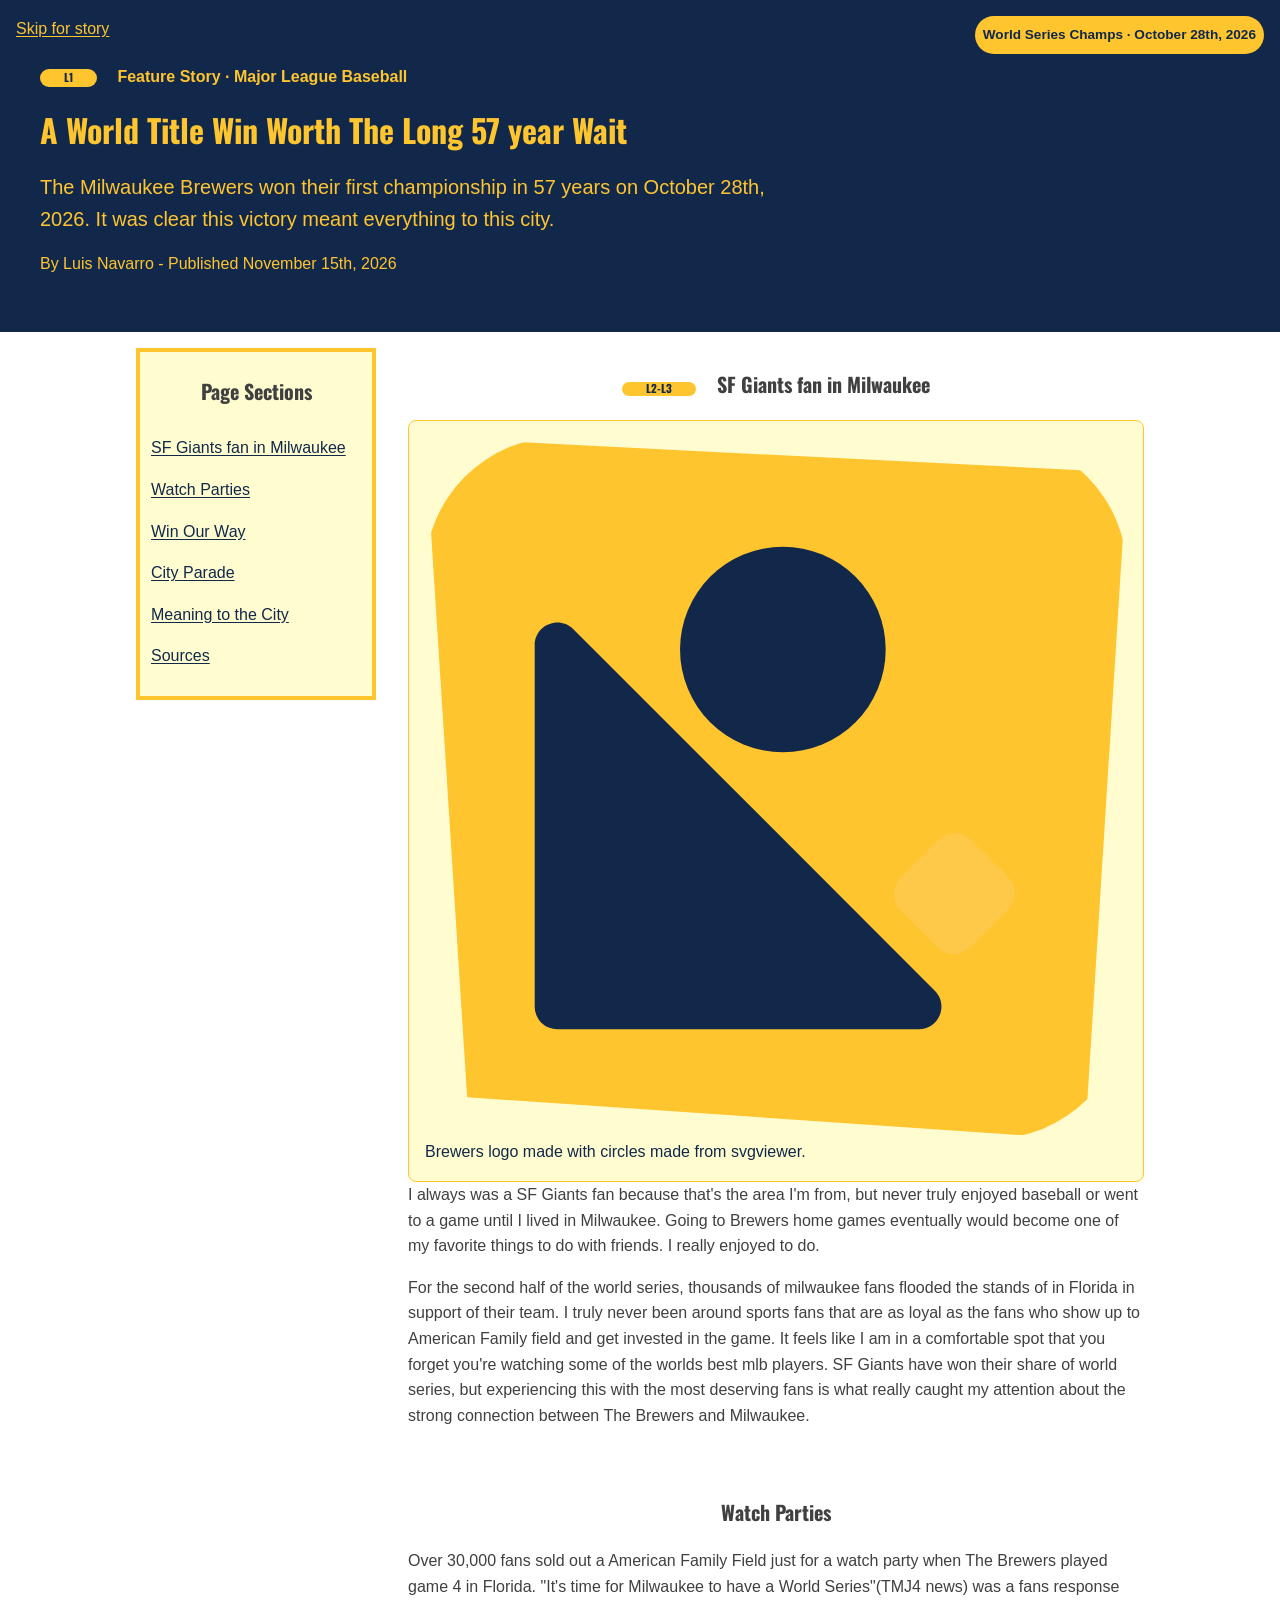
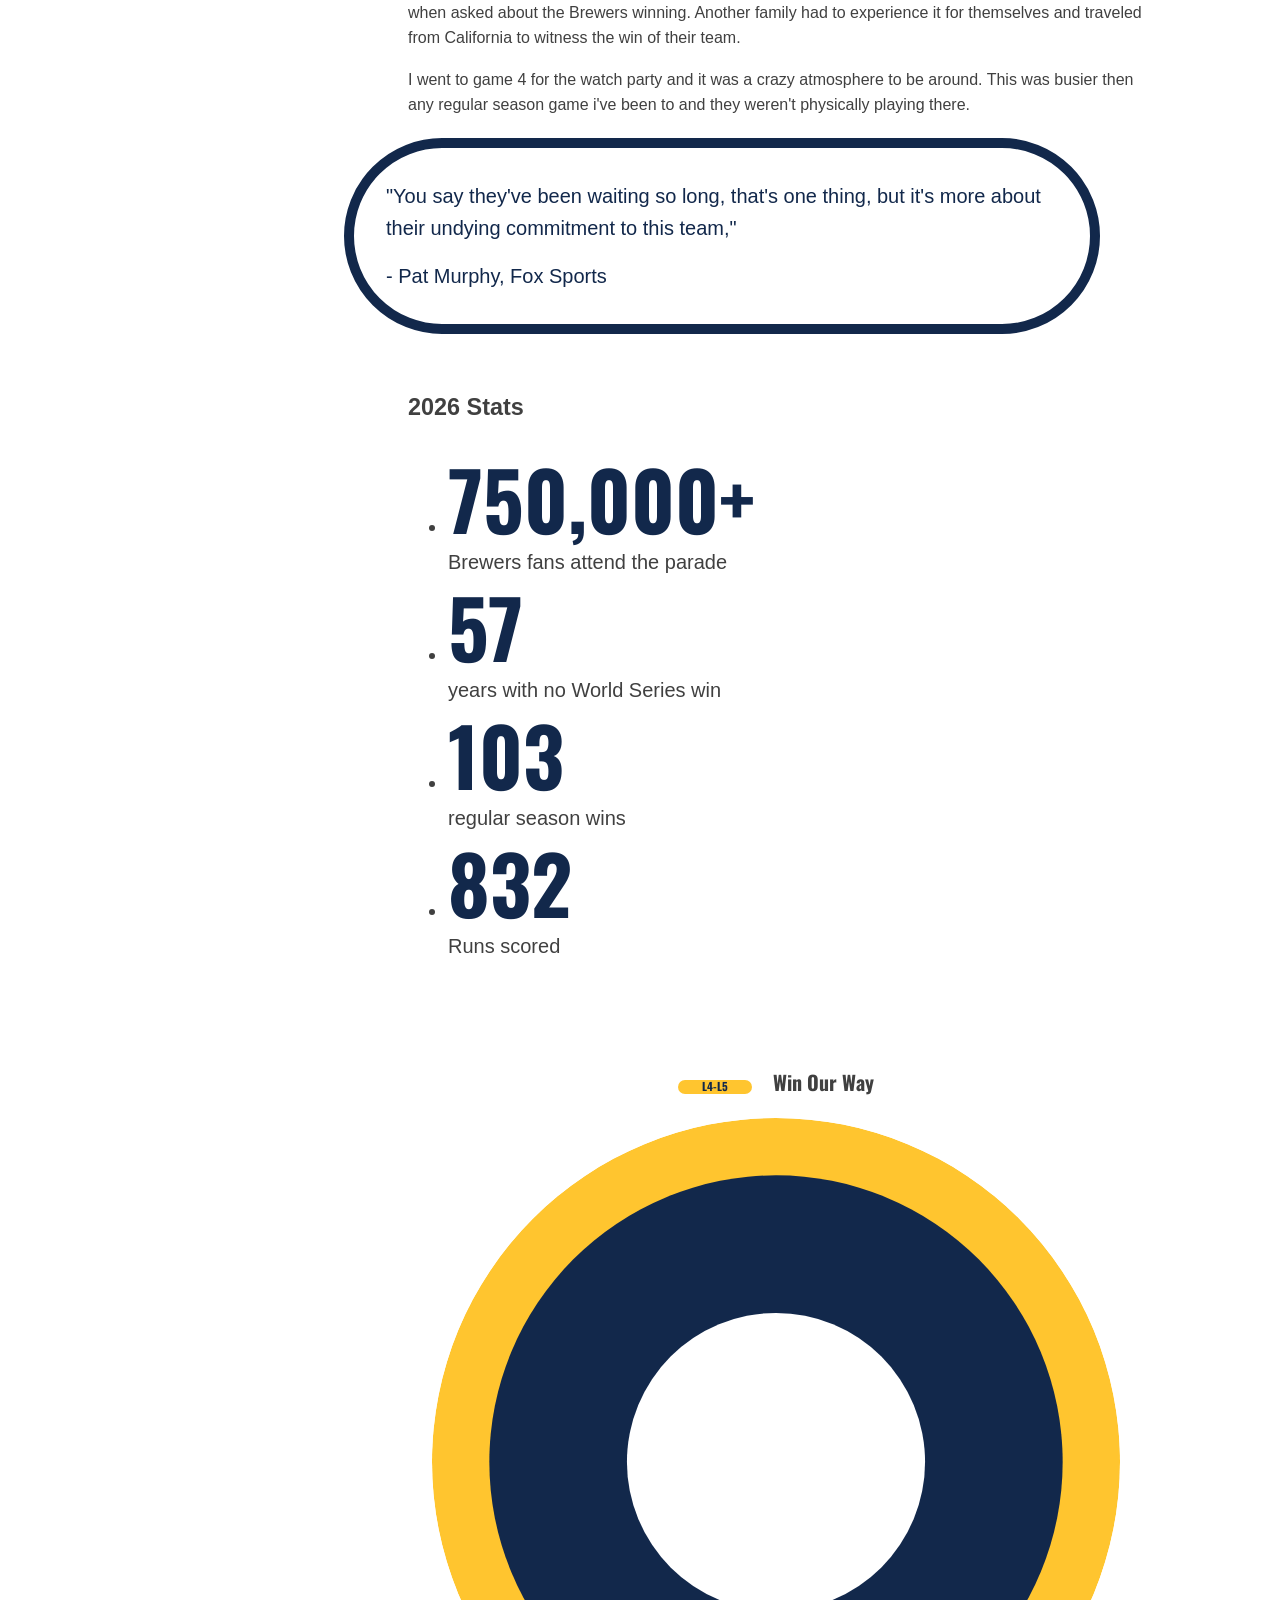
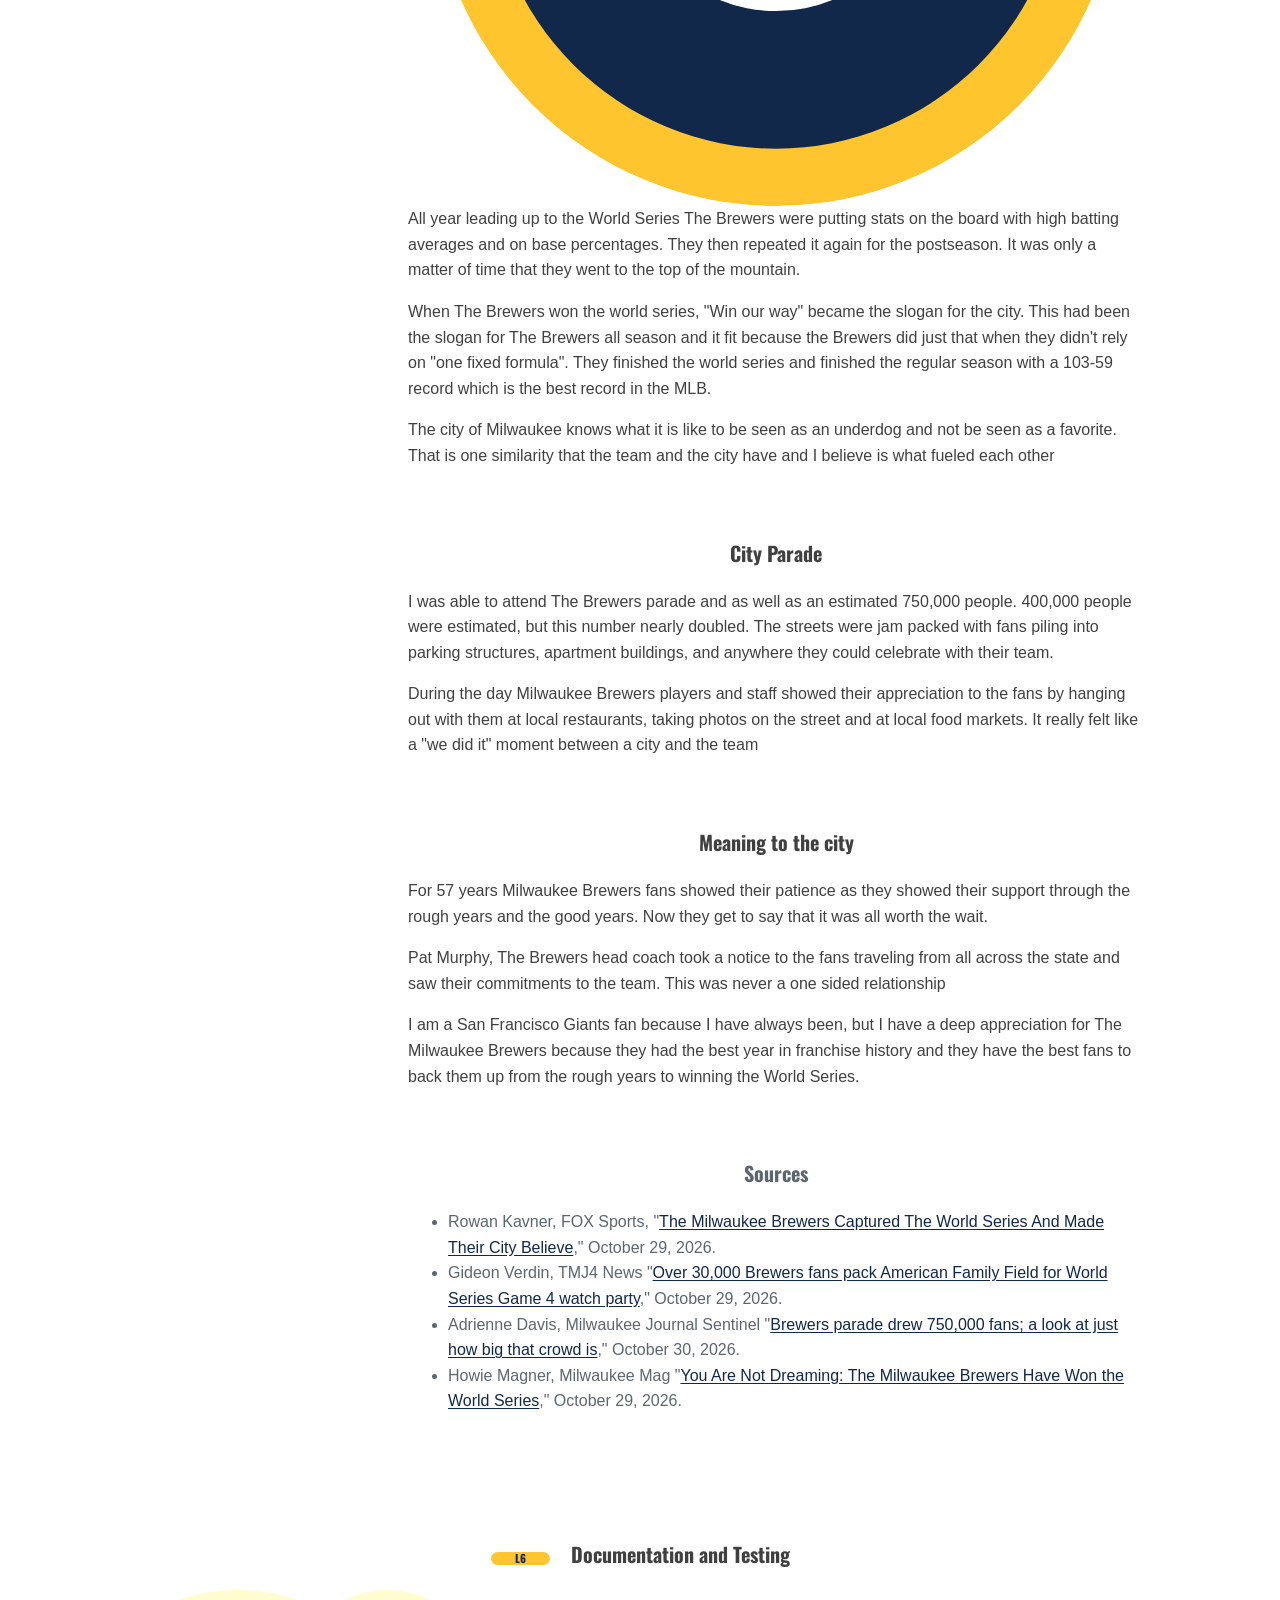
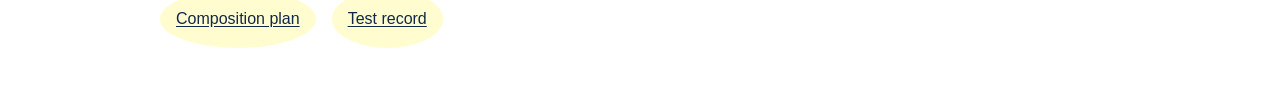
<file: 4: Deliverable Starter/index.html>
<!doctype html>
<html lang="en">
    <head>
        <meta charset="utf-8">
        <meta name="viewport" content="width=device-width,initial-scale=1">
        <title>A World Title Win Worth The Long 57year Wait</title>
        <link href="https://fonts.googleapis.com/css2?family=Oswald:wght@200..700&display=swap" rel="stylesheet">
        <link rel="stylesheet" href="styles.css">
    </head>
    <body>
        <a class ="skip-link" href="#story">Skip for story</a>
        <header class="feature-header">
            <p class="eyebrow">
               <span class="l-label">L1</span> Feature Story · Major League Baseball</p>
                <h1>A World Title Win Worth The Long 57 year Wait</h1>
            <p class="lede">The Milwaukee Brewers won their first championship in 57 years on October 28th, 2026. It was clear this victory meant everything to this city.</p>
            <p class="byline"> By Luis Navarro - Published November 15th, 2026</p>
            <span class="issue-badge">World Series Champs · October 28th, 2026</span>
        </header>
        <main id="main">
            <aside class="story-guide" aria-labelledby="guide-heading">
                <h2 id="guide-heading">Page Sections</h2>
                <nav aria-labelledby="guide-heading">
                    <ul>
                        <li>
                            <a href="#new-here">SF Giants fan in Milwaukee</a>
                </li>
                <li>
                    <a href="#watch-parties">Watch Parties</a>
                </li>
                <li>
                    <a href="#win-our-way">Win Our Way</a>
                </li>
                <li>
                    <a href="#parade">City Parade</a>
                </li>
                <li>
                    <a href="#city-meaning">Meaning to the City</a>
                </li>
                <li>
                        <a href="#sources">Sources</a>
                    </li>
                </ul>
                </nav>
            </aside>
            <div class="story" id="story" tabindex="-1" >
                <section id="new-here">
                    <h2>
                        <span class="l-label">L2-L3</span>
                    SF Giants fan in Milwaukee</h2>
                    <figure class="feature-figure">
                        <img src="feature.svg" alt="" width="800" height="550">
                        <figcaption>Brewers logo made with circles made from svgviewer.</figcaption>
                    </figure>
                    <p>I always was a SF Giants fan because that's the area I'm from, but never truly enjoyed baseball or went to a game until I lived in Milwaukee. Going to Brewers home games eventually would become one of my favorite things to do with friends. I really enjoyed to do.</p>
                    <p>For the second half of the world series, thousands of milwaukee fans flooded the stands of in Florida in support of their team. I truly never been around sports fans that are as loyal as the fans who show up to American Family field and get invested in the game. It feels like I am in a comfortable spot that you forget you're watching some of the worlds best mlb players. SF Giants have won their share of world series, but experiencing this with the most deserving fans is what really caught my attention about the strong connection between The Brewers and Milwaukee.</p>
                    </section>
                <section id="watch-parties">
                    <h2>Watch Parties</h2>
                    <p>Over 30,000 fans sold out a American Family Field just for a watch party when The Brewers played game 4 in Florida. "It's time for Milwaukee to have a World Series"(TMJ4 news) was a fans response when asked about the Brewers winning. Another family had to experience it for themselves and traveled from California to witness the win of their team. </p>
                    <p>I went to game 4 for the watch party and it was a crazy atmosphere to be around. This was busier then any regular season game i've been to and they weren't physically playing there.</p>
                    <blockquote class="pull-quote"><p>"You say they've been waiting so long, that's one thing, but it's more about their undying commitment to this team,"</p><footer> - Pat Murphy, Fox Sports</footer> </blockquote>
                    <section class="historic-numbers" aria-labelledby="numbers-heading">
                        <h3 id="numbers-heading">2026 Stats</h3>
                        <ul>
                            <li><strong>750,000+</strong> Brewers fans attend the parade</li>
                            <li><strong>57</strong> years with no World Series win</li>
                            <li><strong>103</strong> regular season wins</li>
                            <li><strong>832</strong> Runs scored </li>
                        </ul>


                    </section>
                </section>
                <section id="win-our-way">
                    <h2>
                       <span class="l-label">L4-L5</span> Win Our Way
                    </h2>
                    <img class="shape-portrait" src="portrait.svg" alt="Blue and Yellow Brewers colored shapes" width="600" height="600">
                    <p>All year leading up to the World Series The Brewers were putting stats on the board with high batting averages and on base percentages. They then repeated it again for the postseason. It was only a matter of time that they went to the top of the mountain.</p>
                    <p>When The Brewers won the world series, "Win our way" became the slogan for the city. This had been the slogan for The Brewers all season and it fit because the Brewers did just that when they didn't rely on "one fixed formula". They finished the world series and finished the regular season with a 103-59 record which is the best record in the MLB.</p>
                    <p>The city of Milwaukee knows what it is like to be seen as an underdog and not be seen as a favorite. That is one similarity that the team and the city have and I believe is what fueled each other</p>
                </section>
                <section id="parade">
                    <h2>
                        City Parade
                    </h2>
                    <p>I was able to attend The Brewers parade and as well as an estimated 750,000 people. 400,000 people were estimated, but this number nearly doubled. The streets were jam packed with fans piling into parking structures, apartment buildings, and anywhere they could celebrate with their team.</p>
                    <p>During the day Milwaukee Brewers players and staff showed their appreciation to the fans by hanging out with them at local restaurants, taking photos on the street and at local food markets. It really felt like a "we did it" moment between a city and the team</p>
            
                </section>
                <section id="city-meaning">
                    <h2>Meaning to the city</h2>
                    <p>For 57 years Milwaukee Brewers fans showed their patience as they showed their support through the rough years and the good years. Now they get to say that it was all worth the wait. </p>
                    <p>Pat Murphy, The Brewers head coach took a notice to the fans traveling from all across the state and saw their commitments to the team. This was never a one sided relationship </p>
                    <p>I am a San Francisco Giants fan because I have always been, but I have a deep appreciation for The Milwaukee Brewers because they had the best year in franchise history and they have the best fans to back them up from the rough years to winning the World Series.</p>
                </section>
                <section id="sources" class="sources">
                    <h2>Sources</h2>
                    <ul>
                        <li>
                            Rowan Kavner, FOX Sports, "<a href="https://www.foxsports.com/stories/mlb/milwaukee-brewers-win-2026-world-series-how-relentless-crew-made-city-believe">The Milwaukee Brewers Captured The World Series And Made Their City Believe</a>," October 29, 2026.
</li>
                    <li>
                         Gideon Verdin, TMJ4 News  "<a href="https://www.tmj4.com/sports/baseball/milwaukee-brewers/over-30-000-brewers-fans-pack-american-family-field-for-world-series-game-4-watch-party">Over 30,000 Brewers fans pack American Family Field for World Series Game 4 watch party</a>," October 29, 2026.
</li>
                        <li>
                         Adrienne Davis, Milwaukee Journal Sentinel   "<a href="https://sports.yahoo.com/articles/brewers-parade-drew-750-000-033916954.html">Brewers parade drew 750,000 fans; a look at just how big that crowd is</a>," October 30, 2026.
                        </li>
                        <li>
                         Howie Magner, Milwaukee Mag  "<a href="https://www.milwaukeemag.com/milwaukee-brewers-world-series-champions/">You Are Not Dreaming: The Milwaukee Brewers Have Won the World Series</a>," October 29, 2026.
</li>
                        
                </ul>
                </section>

            </div>
            <section class="documentation" aria-labelledby="doc-heading">
                <h2 id="doc-heading"><span class="l-label">L6</span>
                 Documentation and Testing</h2>
                <ul class="doc-links">
                    <li>
                        <a href="composition-plan.html">Composition plan</a>
                    </li>
                    <li>
                        <a href="test-record.html">Test record</a>
                    </li>
        
                </ul>
            </section>
            </main>

    </body>
    </html>
</file>
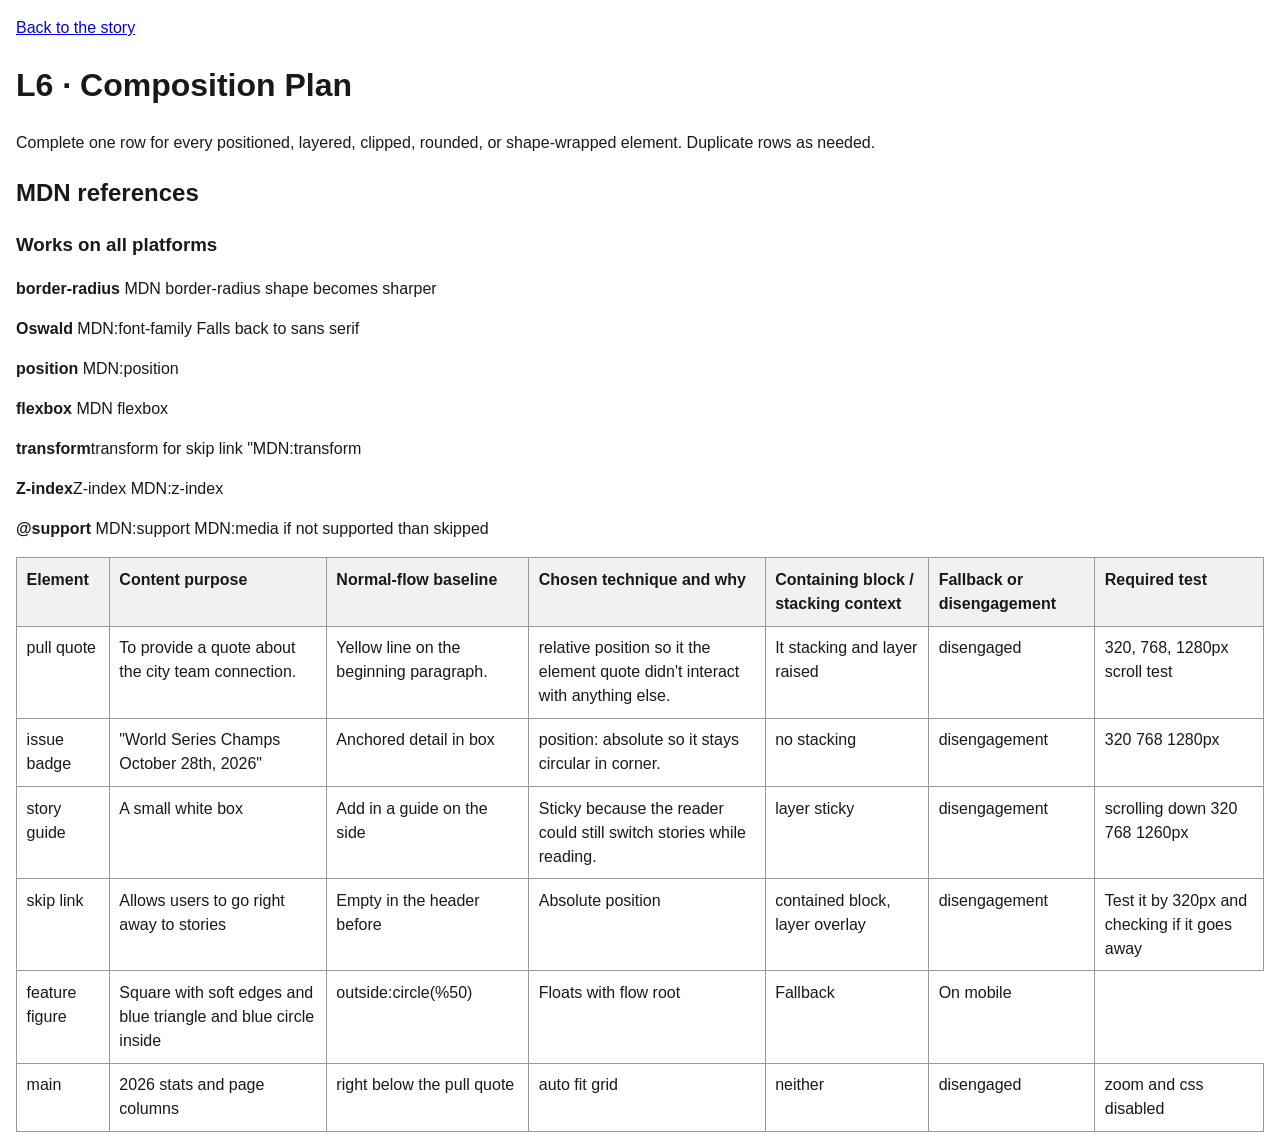
<file: 4: Deliverable Starter/composition-plan.html>
<!doctype html>
<html lang="en">

<head>
    <meta charset="utf-8">
    <meta name="viewport" content="width=device-width,initial-scale=1">
    <title>Composition Plan, Fallback and Support</title>
    <style>
        body {
            font-family: Arial, sans-serif;
            line-height: 1.5;
            max-width: 90rem;
            margin: auto;
            padding: 1rem;
            color: #191919;
        }

        table {
            width: 100%;
            border-collapse: collapse;
        }

        th,
        td {
            padding: .6rem;
            border: 1px solid #999;
            text-align: left;
            vertical-align: top;
        }

        th {
            background: #f1f1f1;
        }
    </style>
</head>

<body>
    <a class="back" href="index.html"> Back to the story</a>
    <h1>L6 · Composition Plan</h1>
    <p>Complete one row for every positioned, layered, clipped, rounded, or shape-wrapped element. Duplicate rows as
        needed.</p>
    <table>
        <thead>
            <tr>
                <th>Element</th>
                <th>Content purpose</th>
                <th>Normal-flow baseline</th>
                <th>Chosen technique and why</th>
                <th>Containing block / stacking context</th>
                <th>Fallback or disengagement</th>
                <th>Required test</th>
            </tr>
        </thead>
        <tbody>
            <tr>
                <td>pull quote</td>
                <td>To provide a quote about the city team connection.</td>
                <td>Yellow line on the beginning paragraph.</td>
                <td>relative position so it the element quote didn't interact with anything else.</td>
                <td>It stacking and layer raised</td>
                <td>disengaged</td>
                <td>320, 768, 1280px scroll test</td>
            </tr>
            <tr>
                <td>issue badge</td>
                <td>"World Series Champs October 28th, 2026"</td>
                <td>Anchored detail in box</td>
                <td>position: absolute so it stays circular in corner.</td>
                <td>no stacking</td>
                <td>disengagement</td>
                <td>320 768 1280px </td>
            </tr>
            <tr>
                <td>story guide</td>
                <td>A small white box</td>
                <td>Add in a guide on the side</td>
                <td>Sticky because the reader could still switch stories while reading.</td>
                <td>layer sticky</td>
                <td>disengagement</td>
                <td>scrolling down 320 768 1260px</td>
            </tr>
            <tr>
                <td>skip link</td>
                <td>Allows users to go right away to stories</td>
                <td>Empty in the header before</td>
                <td>Absolute position</td>
                <td>contained block, layer overlay</td>
                <td>disengagement</td>
                <td>Test it by 320px and checking if it goes away</td>
            </tr>
            <tr>
                <td>feature figure</td>
                <td>Square with soft edges and blue triangle and blue circle inside</td>
                <td>outside:circle(%50) </td>
                <td>Floats with flow root</td>
                <td>Fallback</td>
                <td>On mobile</td>
            </tr>
            <tr>
                <td>main</td>
                <td>2026 stats and page columns</td>
                <td>right below the pull quote</td>
                <td>auto fit grid</td>
                <td>neither</td>
                <td>disengaged</td>
                <td>zoom and css disabled</td>
            </tr>
            <h2>MDN references</h2><h3>Works on all platforms</h3>
            <p><strong>border-radius</strong> MDN border-radius shape becomes sharper </p>
            <p><strong>Oswald</strong>  MDN:font-family  Falls back to sans serif</p>
            <p><strong>position</strong> MDN:position</p>
            <p><strong>flexbox</strong> MDN flexbox</p>
            <p><strong>transform</strong>transform for skip link "MDN:transform</p>
            <p><strong>Z-index</strong>Z-index  MDN:z-index</p>
            <p><strong>@support</strong> MDN:support MDN:media if not supported than skipped </p>

        </tbody>
    </table>
</body>

</html>
</file>
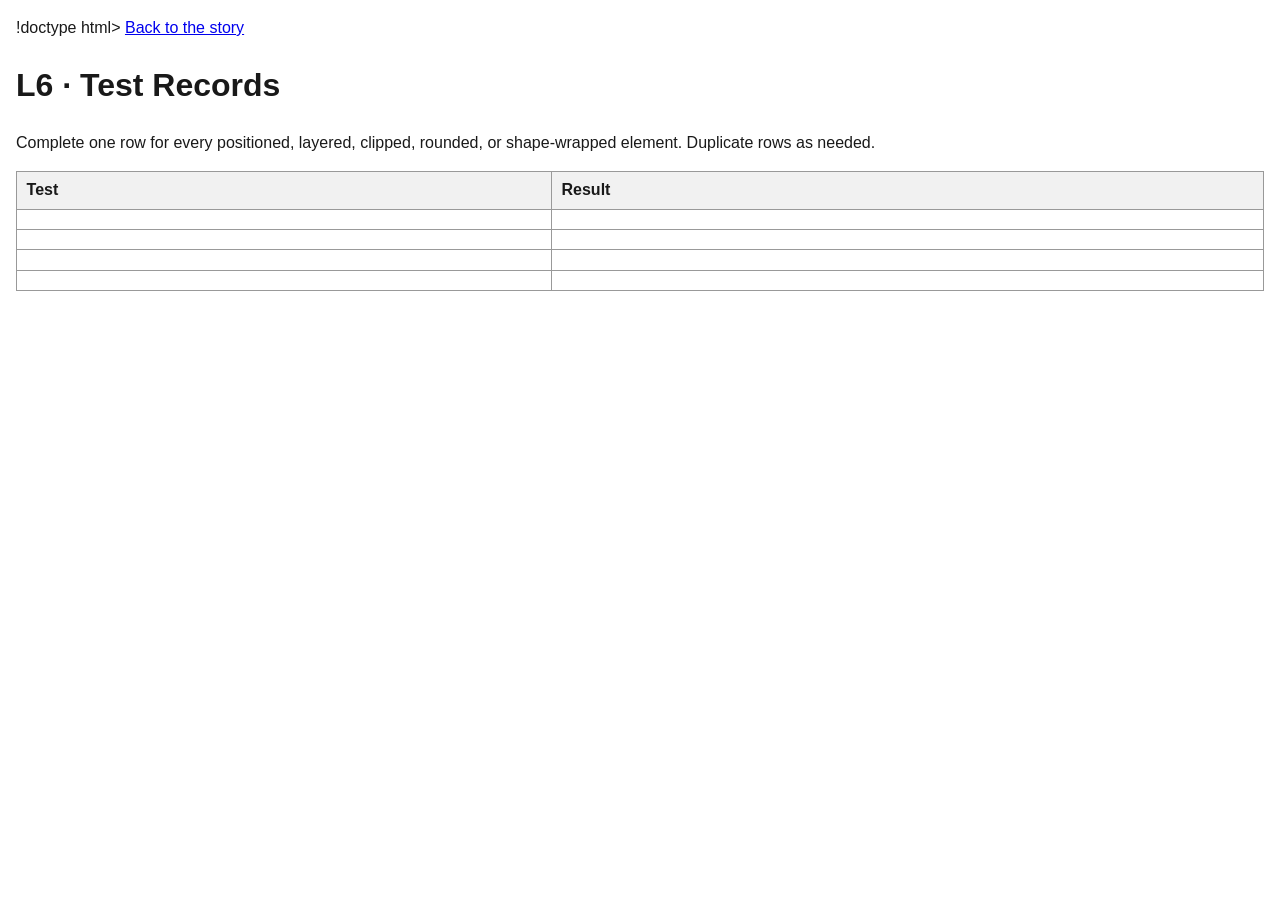
<file: 4: Deliverable Starter/test-record.html>
!doctype html>
<html lang="en">
    <head>
        <meta charset="utf-8">
        <meta name="viewport" content="width=device-width,initial-scale=1">
        <title>test-record</title>
        <style>
            body{
                font-family:Arial,sans-serif;
                line-height:1.5;
                max-width:90rem;
                margin:auto;
                padding:1rem;
                color:#191919;
                }
            table{
                width:100%;
                border-collapse:collapse;
                }
            th,td{
                padding:.6rem;
                border:1px solid #999;
                text-align:left;
                vertical-align:top;
                }
            th{
                background:#f1f1f1;
                }
        </style>
        </head>
        <body>
             <a class="back" href="index.html"> Back to the story</a>
            <h1>L6 · Test Records</h1>
            <p>Complete one row for every positioned, layered, clipped, rounded, or shape-wrapped element. Duplicate rows as needed.</p>
            <table>
                <thead>
                    <tr><th>Test</th>
                        <th>Result</th>
                    </tr>
                    </thead>
                    <tbody>
                        <tr>
                       <td></td>
                       <td></td>
                        </tr>
                         <tr>
                       <td></td>
                       <td></td>
                        </tr>
                         <tr>
                       <td></td>
                       <td></td>
                        </tr>
                         <tr>
                       <td></td>
                       <td></td>
                        </tr>
</file>
<file: 4: Deliverable Starter/styles.css>
/* Design system 4*/
:root{
    
    --color-text: #404040;
    --color-surface:#fff;
    --color-extra:#FFFDD0;
    --color-action:#12284B;
    --color-accent:#ffc52f;
    --color-border:#ffc52f;
    --color-muted:#5c6670;
    --color-link-click:#fffefee1;

    --font-display:Oswald,"Arial Narrow",sans-serif;
    --font-body: Arial, sans-serif;
    --text-xs:0.70rem;
    --text-s:0.85rem;
    --text-m:1rem;
    --text-l:1.25rem;
    --text-xl:1.40rem;
    --line-height:1.6;
    --line-height-tight:1.2;
    --text-xl:clamp(1.8rem, 10vw, 5rem);
    


    --border-width:1px;
    --border:var(--border-width) solid var(--color-border);
    --radius:.8rem;
    --sidebar:15rem;
    --portrait-size:18rem;

    --space-2:.5rem;
    --space-3:1rem;
    --space-4:1.5rem;
    --space-5:2rem;
    --space-6:2.5rem;


    --radius-sm:.25rem;
    --radius:.5rem;
    --radius-lg:999px;
    --radius-rnd:50%;
    --measure:68ch;
    --content-width: 65rem;
    --layer-base:0;
    --layer-raised:10;
    --layer-sticky:20;
    --layer-overlay:30;
}
*,*::before,*::after{
    box-sizing:border-box;
}
@media (prefers-reduced-motion:no-preference){
    html{
    scroll-behavior:smooth;
    }

}
body{
    margin:0;
    color:var(--color-text);
    background:var(--color-surface);
    font-family:var(--font-body);
    font-size:var(--text-m);
    line-height: var(--line-height)
}
h1, h2{
    font-family:var(--font-display);
    line-height:var(--line-height-tight);
    overflow-wrap: break-word;
}
h2{ 
    font-size:var(--text-l);
    margin-block:var(--space-4);
    text-align: center;

}
p{
    margin-block:0 var(--space-3);
}
a{
    text-underline-offset:.15em;
    color:var(--color-action);
}
a:hover{
    text-decoration-thickness: .15em;
}
.l-label{
    display:inline-block;
    margin-inline-end: var(--space-3);
    border-radius: var(--radius-lg);
    padding:0 var(--space-4);
    font-family:var(--font-display);
    color: var(--color-action);
    background:var(--color-accent);
    font-size:var(--text-xs);

}
.feature-header{
    position: relative;
    background: var(--color-action);
    color: var(--color-accent);
    padding:var(--space-6);
    margin:0;
    
}

.eyebrow{
    color:var(--color-accent);
    font-weight:700;
}
.lede{
    max-width:var(--measure);
    font-size:1.25rem;
}
.skip-link{
    position: absolute;
    top:var(--space-2);
    left:var(--space-2);

    z-index: var(--layer-overlay);
    padding:var(--space-2);
    color:var(--color-accent);


}
.issue-badge{
    position:static;
    display:inline-block;
    margin-top:0;
    padding:var(--space-2);
    background:var(--color-accent);
    border-radius: var(--radius-lg);
    font-weight:700;
    font-size:var(--text-s);
    color:var(--color-action);
}
main{
    display:grid;
    gap:var(--space-5);
    max-width:var(--content-width);
    margin:auto;
    padding:var(--space-3);
}
.story{
    min-width:0;
}
.story section{
    display:flow-root;
    margin-block-end: var(--space-5);
    scroll-margin-block-start:var(--space-4);

}
.story-guide{
    align-self:start;
    padding: 3px;
    border:4px solid var(--color-border);
    background:var(--color-extra);
   
}
.story-guide ul{
    display:flex;
    flex-wrap: wrap;
    padding:0;
    list-style:none;
}
.story-guide a{
    display:block;
    padding:var(--space-2);
    border-radius:var(--radius-sm);
    
}
.story-guide a:hover {
   background:var(--color-accent);
}
.feature-figure{
    position:relative;
    margin:0;
    padding:1rem;
    border:1px solid var(--color-border);
    border-radius:var(--radius);
}
img{
    display:block;
    max-width:100%;
    height:auto;
}

.pull-quote{
    max-width: var(--measure);
    padding:var(--space-5);
    border:10px solid var(--color-action);
    background:var(--color-extra);
    border-radius:var(--radius-lg);
    color:var(--color-action);
    font-size:var(--text-l);
    
}
.sources{
    color:var(--color-muted);

}
.shape-portrait{
    width:min(55%,20rem);
    margin:0 var(--space-4);
    border-radius:var(--radius-rnd);
}
.documentation{
    grid-column:1/-1;
    padding: var(--space-4);
    border-radius:var(--radius-lg);
    background:var(--color-surface);
}
.doc-links {
    display:flex;
    flex-wrap:wrap;
    gap:var(--space-3);
    padding:0;
    margin:0;
    list-style:none;
    
}
.doc-links a{
    display:inline-block;
    border-radius:var(--border);
    padding:var(--space-3);
    background:var(--color-extra);
    border-radius:var(--radius-rnd);
    
    
}
.doc-links a:hover{
    background:var(--color-accent);
}
.historic-numbers {
    display:grid;
    gap:var(--space-3);
    padding:0;
    margin-block:var(--space-5) 0;
    font-size:var(--text-l);
}
.historic-numbers strong{
    display:block;
    color:var(--color-action);
    font-family: var(--font-display);
    font-size:var(--text-xl);
    line-height:var(--line-height-tight);

}
.feature-figure{
    position:relative;
    padding:var(--space-3);
    background:var(--color-extra);

}
@media (min-width:52rem){
    main{
        grid-template-columns:var(--sidebar)
     minmax(0,1fr);
}
    .story-guide ul{
        flex-direction:column;
    }
    .story-guide{
        position:sticky;
        inset-block-start:var(--space-3);
        z-index:var(--layer-sticky);
    }
    .issue-badge{
        position:absolute;
        top:var(--space-3);
        right:var(--space-3);
    }
    .feature-header{
        padding-top:4rem;
    }
    .feature-figure figcaption{
        position:relative;
        z-index:var(--layer-raised);
        max-width:26rem;
        color:var(--color-action);
    }
}

@media (min-width:42rem){
    .feature-header{
        padding-inline:var(--space-6);
    }

    }
    .shape-portrait{
        float:left;
        width:auto,var(--radius-rnd);
}
    .pull-quote{
        position:relative;
        z-index:var(--layer-raised);
        margin-inline-start:-4rem;
        background:var(--color-surface);
    }
    @supports (shape-outside:circle(50%)){
        .shape-portrait{
            float:inline-start;

            shape-margin:var(--space-3);
        }
        }
    @supports (clip-path:polygon(0 100%)){
        .feature-figure img{
            clip-path:polygon(0 0,100% 5%,94% 100%,6% 94%);}
        }
        :focus-visible{
            outline:.2rem solid var(--color-accent);
            outline-offset:.2rem;
        }
</file>
